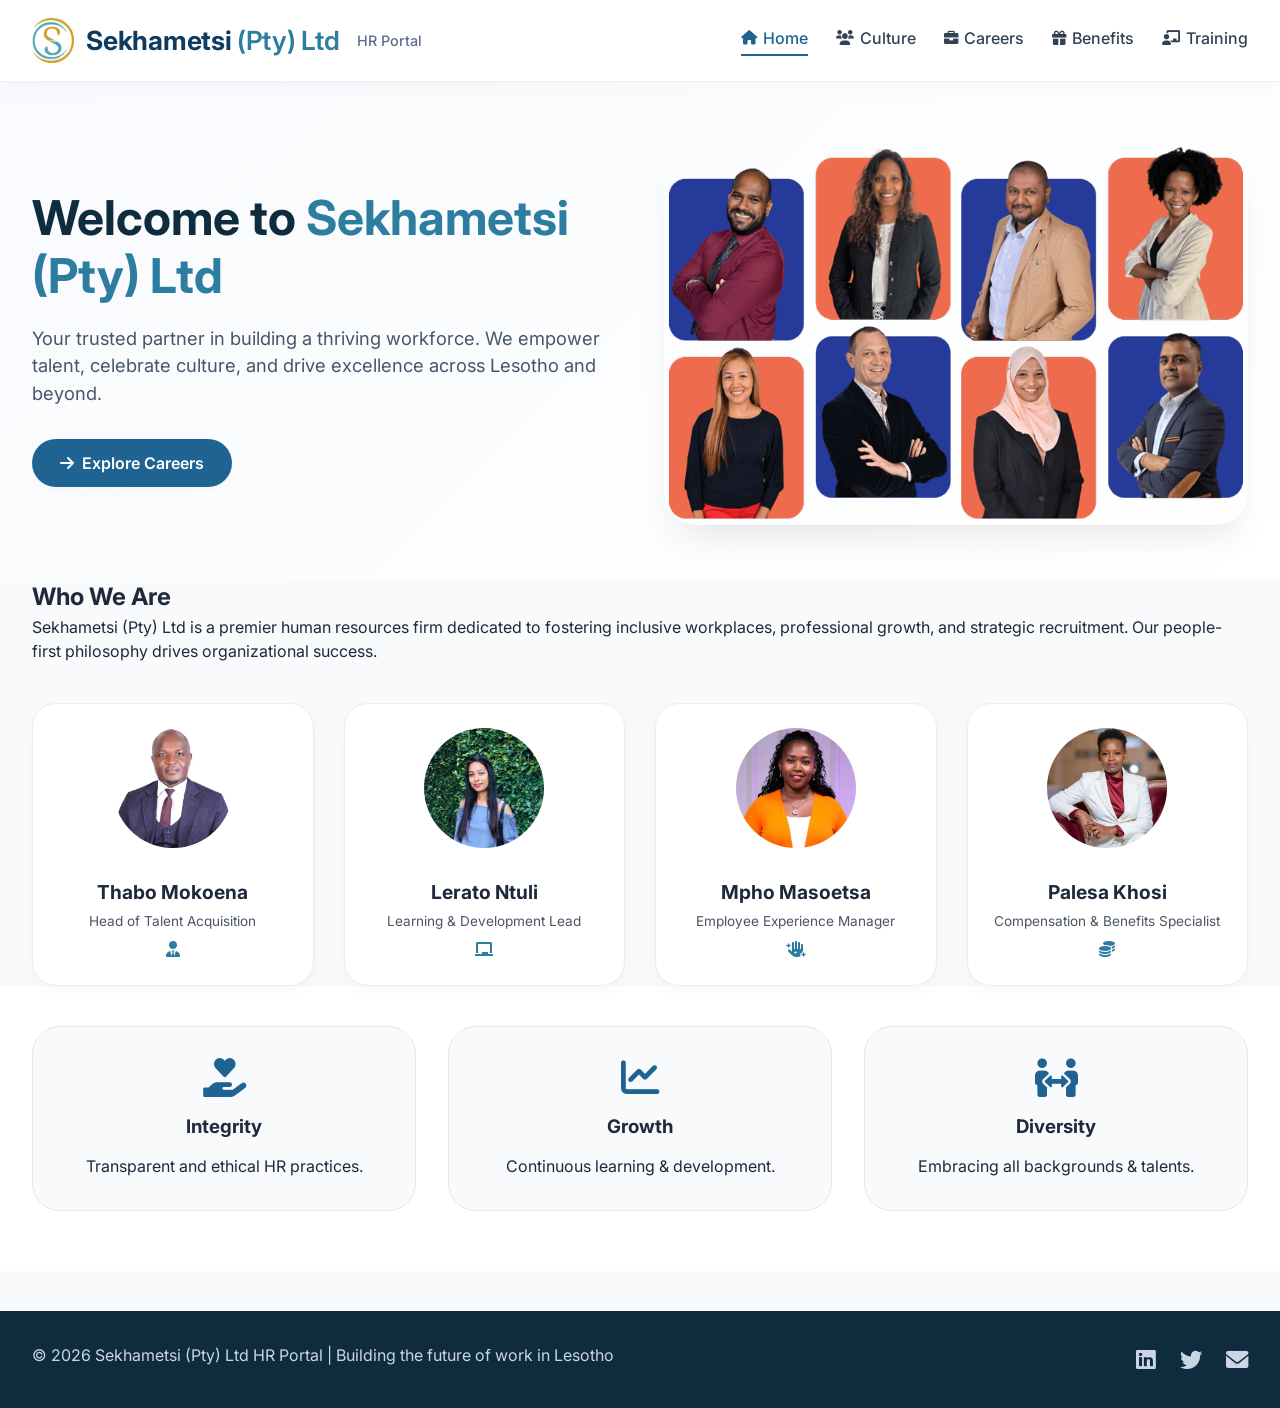
<file: index.html>
<!DOCTYPE html>
<html lang="en">
<head>
    <meta charset="UTF-8">
    <meta name="viewport" content="width=device-width, initial-scale=1.0, viewport-fit=cover">
    <title>Sekhametsi (Pty) Ltd | HR Portal Home</title>
    <link rel="stylesheet" href="style.css">
    <!-- Font Awesome 6 (free icons) -->
    <link rel="stylesheet" href="https://cdnjs.cloudflare.com/ajax/libs/font-awesome/6.0.0-beta3/css/all.min.css">
    <!-- Google Fonts: Poppins + Roboto for modern corporate style -->
    <link href="https://fonts.googleapis.com/css2?family=Inter:opsz,wght@14..32,300;14..32,400;14..32,600;14..32,700&family=Poppins:wght@300;400;500;600;700&display=swap" rel="stylesheet">
</head>
<body>
    <header class="site-header">
        <div class="container header-flex">
            <div class="logo">
                <img src="images/logo.png" alt="Sekhametsi (Pty) Ltd Logo" class="logo-img">
                <span class="logo-text">Sekhametsi <span class="logo-accent">(Pty) Ltd</span></span>
                <span class="logo-small">HR Portal</span>
            </div>
            <nav class="main-nav">
                <ul>
                    <li><a href="index.html" class="active"><i class="fas fa-home"></i> Home</a></li>
                    <li><a href="culture.html"><i class="fas fa-users"></i> Culture</a></li>
                    <li><a href="careers.html"><i class="fas fa-briefcase"></i> Careers</a></li>
                    <li><a href="benefits.html"><i class="fas fa-gift"></i> Benefits</a></li>
                    <li><a href="training.html"><i class="fas fa-chalkboard-user"></i> Training</a></li>
                </ul>
            </nav>
            <div class="mobile-menu-icon"><i class="fas fa-bars"></i></div>
        </div>
    </header>

    <main>
        <!-- Hero section with welcome & company intro -->
        <section class="hero">
            <div class="container hero-grid">
                <div class="hero-text">
                    <h1>Welcome to <span class="highlight">Sekhametsi (Pty) Ltd</span></h1>
                    <p>Your trusted partner in building a thriving workforce. We empower talent, celebrate culture, and drive excellence across Lesotho and beyond.</p>
                    <a href="careers.html" class="btn-primary"><i class="fas fa-arrow-right"></i> Explore Careers</a>
                </div>
                <div class="hero-img">
                    <img src="images/team-hero.png" alt="HR team meeting" onerror="this.src='https://placehold.co/600x400/2c3e50/ffffff?text=Team+Collaboration'">
                </div>
            </div>
        </section>

        <section class="company-intro">
            <div class="container">
                <div class="section-header">
                    <h2>Who We Are</h2>
                    <p>Sekhametsi (Pty) Ltd is a premier human resources firm dedicated to fostering inclusive workplaces, professional growth, and strategic recruitment. Our people-first philosophy drives organizational success.</p>
                </div>
                <div class="staff-grid">
                    <div class="staff-card">
                        <div class="staff-img"><img src="images/Thabo.jpg" alt="Thabo Mokoena"></div>
                        <h3>Thabo Mokoena</h3>
                        <p>Head of Talent Acquisition</p>
                        <i class="fas fa-user-tie"></i>
                    </div>
                    <div class="staff-card">
                        <div class="staff-img"><img src="images/Lerato.jpg" alt="Lerato Ntuli"></div>
                        <h3>Lerato Ntuli</h3>
                        <p>Learning & Development Lead</p>
                        <i class="fas fa-chalkboard"></i>
                    </div>
                    <div class="staff-card">
                        <div class="staff-img"><img src="images/Mpho.jpg" alt="Mpho Masoetsa"></div>
                        <h3>Mpho Masoetsa</h3>
                        <p>Employee Experience Manager</p>
                        <i class="fas fa-hand-sparkles"></i>
                    </div>
                    <div class="staff-card">
                        <div class="staff-img"><img src="images/Palesa.jpg" alt="Palesa Khosi"></div>
                        <h3>Palesa Khosi</h3>
                        <p>Compensation & Benefits Specialist</p>
                        <i class="fas fa-coins"></i>
                    </div>
                </div>
            </div>
        </section>

        <!-- Core values quick preview -->
        <section class="values-preview">
            <div class="container">
                <div class="values-grid">
                    <div class="value-item">
                        <i class="fas fa-hand-holding-heart"></i>
                        <h3>Integrity</h3>
                        <p>Transparent and ethical HR practices.</p>
                    </div>
                    <div class="value-item">
                        <i class="fas fa-chart-line"></i>
                        <h3>Growth</h3>
                        <p>Continuous learning & development.</p>
                    </div>
                    <div class="value-item">
                        <i class="fas fa-people-arrows"></i>
                        <h3>Diversity</h3>
                        <p>Embracing all backgrounds & talents.</p>
                    </div>
                </div>
            </div>
        </section>
    </main>

    <footer class="site-footer">
        <div class="container footer-flex">
            <div class="footer-copy">
                <p>&copy; 2026 Sekhametsi (Pty) Ltd HR Portal | Building the future of work in Lesotho</p>
            </div>
            <div class="footer-links">
                <a href="#"><i class="fab fa-linkedin"></i></a>
                <a href="#"><i class="fab fa-twitter"></i></a>
                <a href="#"><i class="fas fa-envelope"></i></a>
            </div>
        </div>
    </footer>
</body>
</html>
</file>
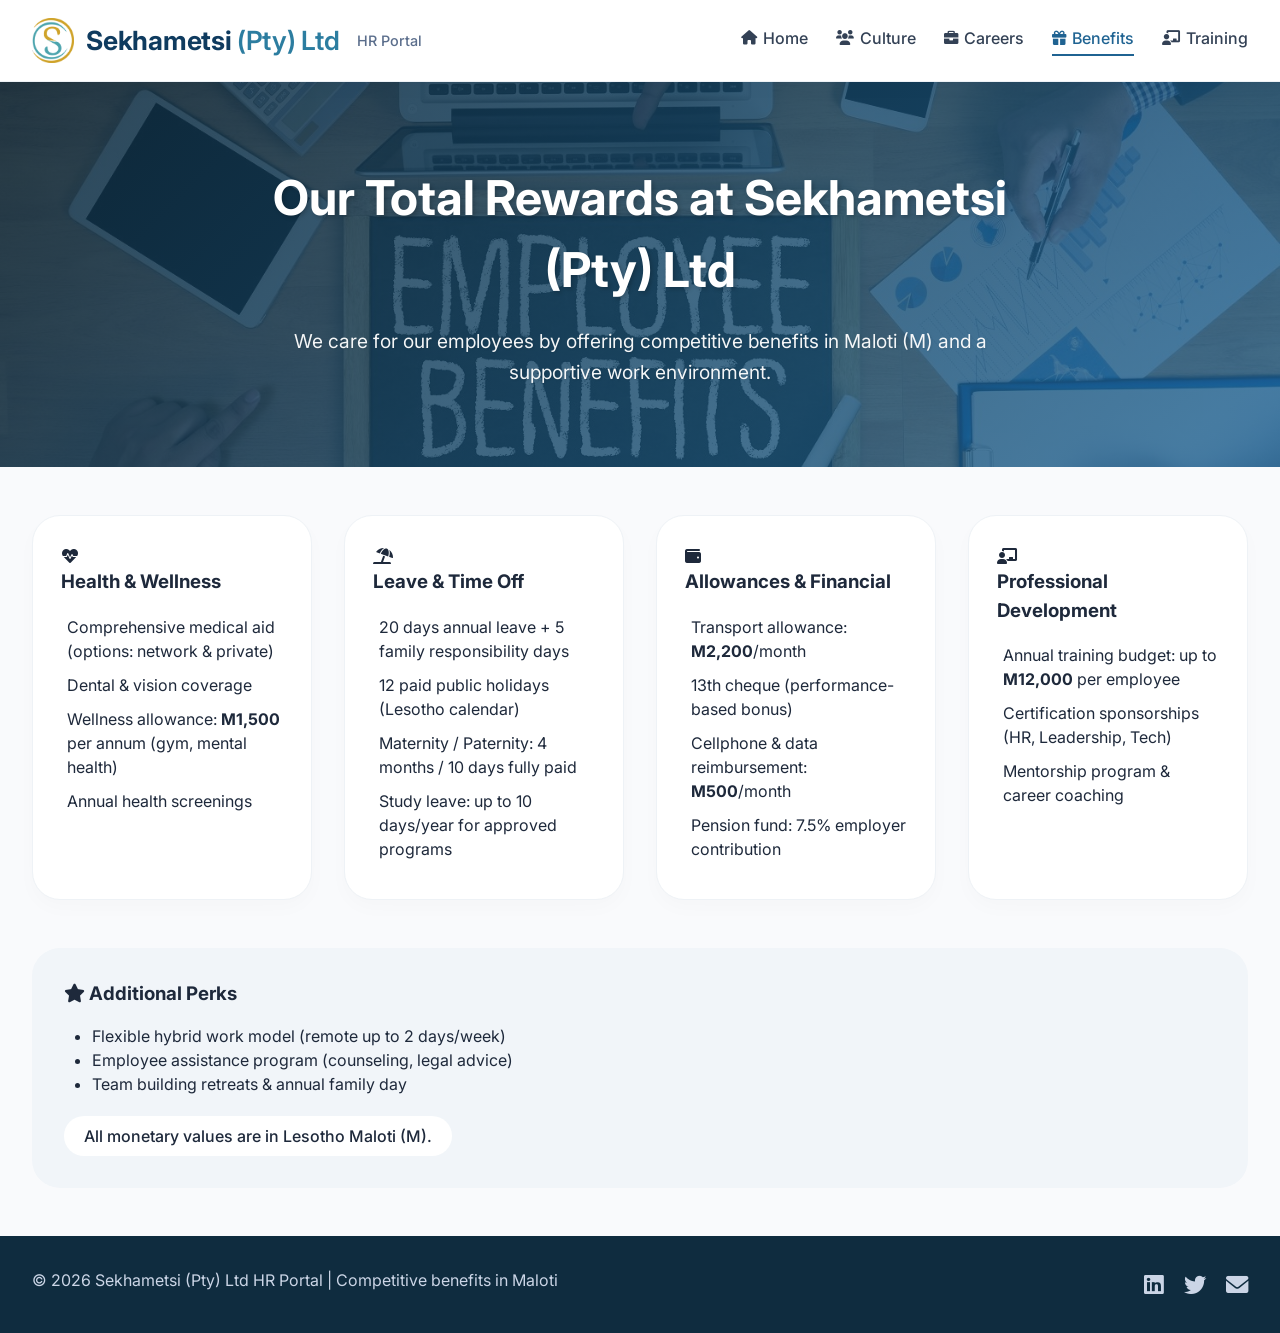
<file: benefits.html>
<!DOCTYPE html>
<html lang="en">
<head>
    <meta charset="UTF-8">
    <meta name="viewport" content="width=device-width, initial-scale=1.0">
    <title>Sekhametsi (Pty) Ltd | Employee Benefits</title>
    <link rel="stylesheet" href="style.css">
    <link rel="stylesheet" href="https://cdnjs.cloudflare.com/ajax/libs/font-awesome/6.0.0-beta3/css/all.min.css">
    <link href="https://fonts.googleapis.com/css2?family=Inter:opsz,wght@14..32,300;14..32,400;14..32,600;14..32,700&family=Poppins:wght@300;400;500;600;700&display=swap" rel="stylesheet">
</head>
<body>
    <header class="site-header">
        <div class="container header-flex">
            <div class="logo">
                <img src="images/logo.png" alt="Sekhametsi (Pty) Ltd Logo" class="logo-img">
                <span class="logo-text">Sekhametsi <span class="logo-accent">(Pty) Ltd</span></span>
                <span class="logo-small">HR Portal</span>
            </div>
            <nav class="main-nav">
                <ul>
                    <li><a href="index.html"><i class="fas fa-home"></i> Home</a></li>
                    <li><a href="culture.html"><i class="fas fa-users"></i> Culture</a></li>
                    <li><a href="careers.html"><i class="fas fa-briefcase"></i> Careers</a></li>
                    <li><a href="benefits.html" class="active"><i class="fas fa-gift"></i> Benefits</a></li>
                    <li><a href="training.html"><i class="fas fa-chalkboard-user"></i> Training</a></li>
                </ul>
            </nav>
        </div>
    </header>

    <main>
        <!-- Page Header with Background Image -->
        <section class="page-header benefits-header">
            <div class="header-overlay"></div>
            <div class="container header-content">
                <h1>Our Total Rewards at Sekhametsi (Pty) Ltd</h1>
                <p>We care for our employees by offering competitive benefits in Maloti (M) and a supportive work environment.</p>
            </div>
        </section>

        <section class="benefits-container">
            <div class="container">
                <div class="benefits-grid">
                    <div class="benefit-card">
                        <i class="fas fa-heartbeat"></i>
                        <h3>Health & Wellness</h3>
                        <ul class="benefits-list">
                            <li>Comprehensive medical aid (options: network & private)</li>
                            <li>Dental & vision coverage</li>
                            <li>Wellness allowance: <strong>M1,500</strong> per annum (gym, mental health)</li>
                            <li>Annual health screenings</li>
                        </ul>
                    </div>
                    <div class="benefit-card">
                        <i class="fas fa-umbrella-beach"></i>
                        <h3>Leave & Time Off</h3>
                        <ul class="benefits-list">
                            <li>20 days annual leave + 5 family responsibility days</li>
                            <li>12 paid public holidays (Lesotho calendar)</li>
                            <li>Maternity / Paternity: 4 months / 10 days fully paid</li>
                            <li>Study leave: up to 10 days/year for approved programs</li>
                        </ul>
                    </div>
                    <div class="benefit-card">
                        <i class="fas fa-wallet"></i>
                        <h3>Allowances & Financial</h3>
                        <ul class="benefits-list">
                            <li>Transport allowance: <strong>M2,200</strong>/month</li>
                            <li>13th cheque (performance-based bonus)</li>
                            <li>Cellphone & data reimbursement: <strong>M500</strong>/month</li>
                            <li>Pension fund: 7.5% employer contribution</li>
                        </ul>
                    </div>
                    <div class="benefit-card">
                        <i class="fas fa-chalkboard-user"></i>
                        <h3>Professional Development</h3>
                        <ul class="benefits-list">
                            <li>Annual training budget: up to <strong>M12,000</strong> per employee</li>
                            <li>Certification sponsorships (HR, Leadership, Tech)</li>
                            <li>Mentorship program & career coaching</li>
                        </ul>
                    </div>
                </div>
                <div class="extra-benefits">
                    <h3><i class="fas fa-star"></i> Additional Perks</h3>
                    <ul class="ordered-perks">
                        <li>Flexible hybrid work model (remote up to 2 days/week)</li>
                        <li>Employee assistance program (counseling, legal advice)</li>
                        <li>Team building retreats & annual family day</li>
                    </ul>
                    <p class="benefits-currency-note">All monetary values are in Lesotho Maloti (M).</p>
                </div>
            </div>
        </section>
    </main>

    <footer class="site-footer">
        <div class="container footer-flex">
            <div class="footer-copy"><p>&copy; 2026 Sekhametsi (Pty) Ltd HR Portal | Competitive benefits in Maloti</p></div>
            <div class="footer-links"><a href="#"><i class="fab fa-linkedin"></i></a><a href="#"><i class="fab fa-twitter"></i></a><a href="#"><i class="fas fa-envelope"></i></a></div>
        </div>
    </footer>
</body>
</html>
</file>
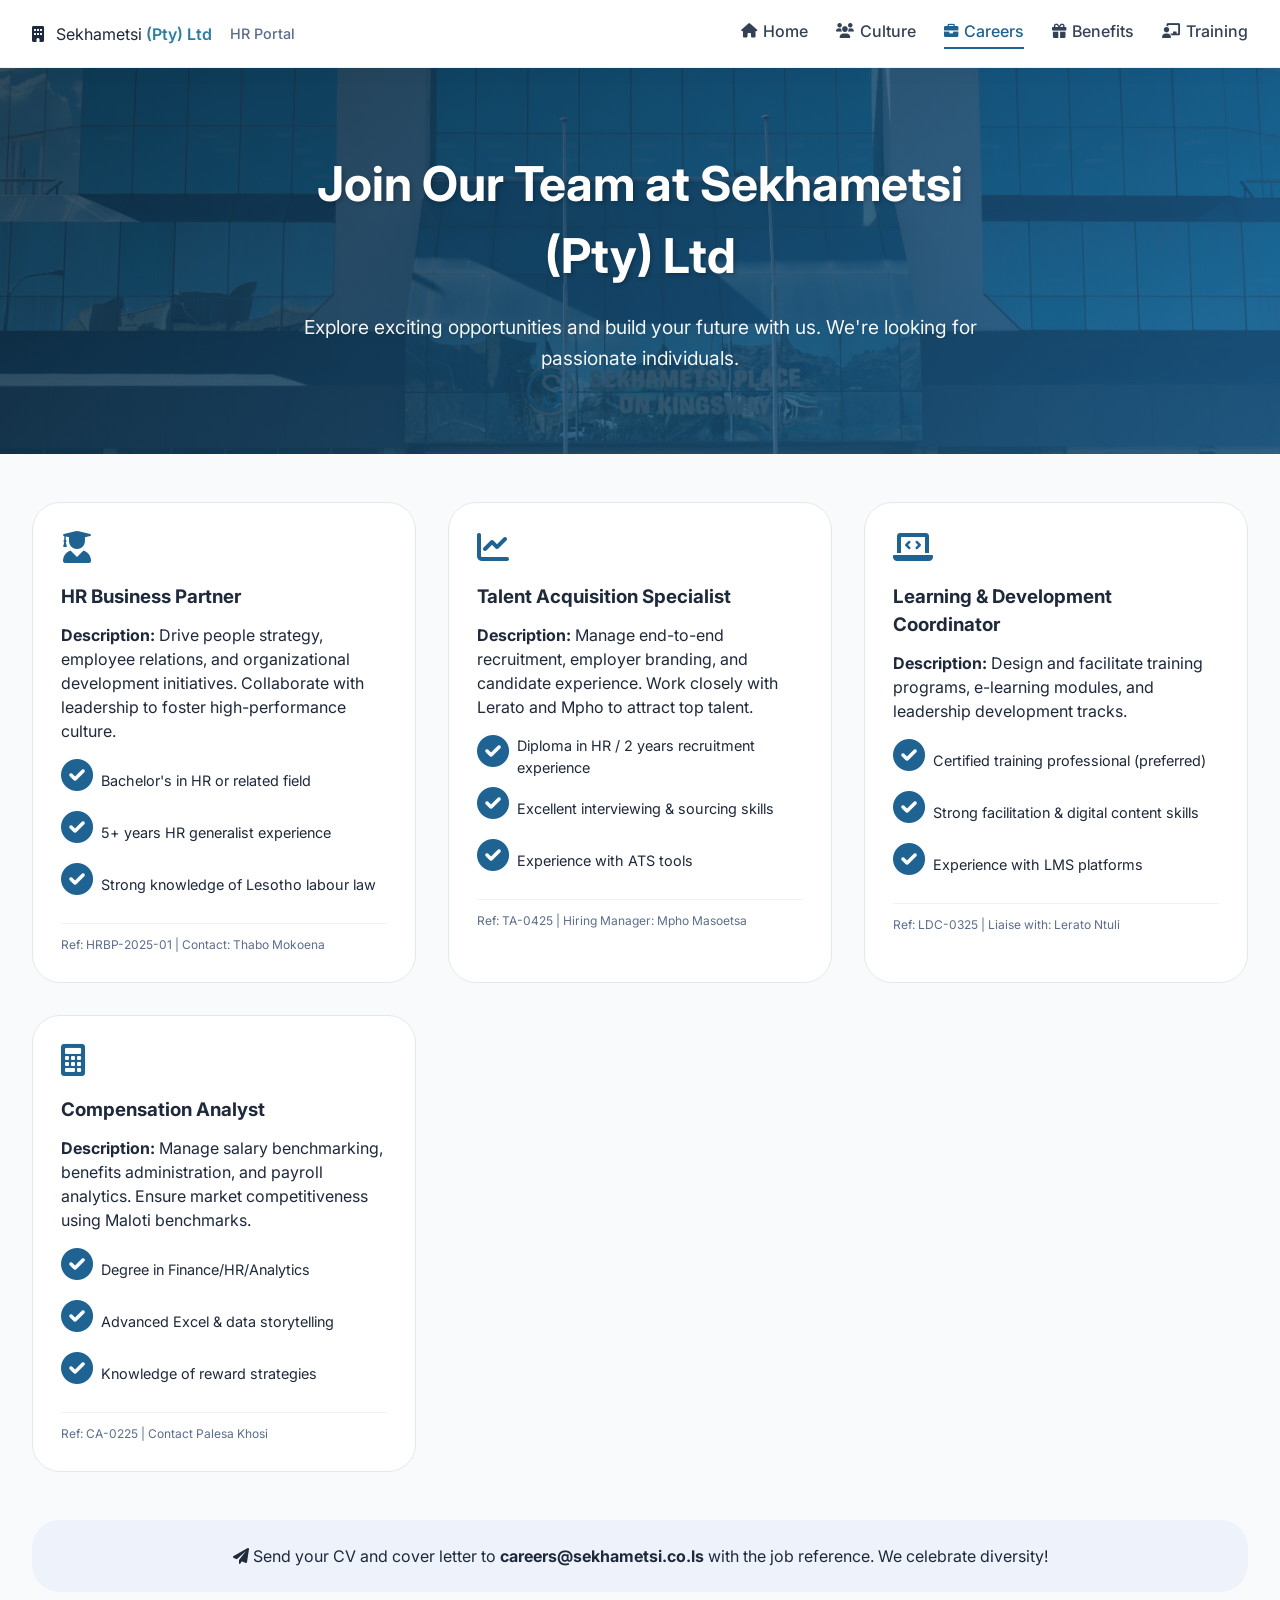
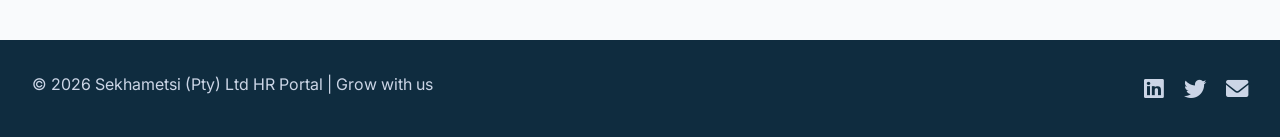
<file: careers.html>
<!DOCTYPE html>
<html lang="en">
<head>
    <meta charset="UTF-8">
    <meta name="viewport" content="width=device-width, initial-scale=1.0">
    <title>Sekhametsi (Pty) Ltd | Careers & Recruitment</title>
    <link rel="stylesheet" href="style.css">
    <link rel="stylesheet" href="https://cdnjs.cloudflare.com/ajax/libs/font-awesome/6.0.0-beta3/css/all.min.css">
    <link href="https://fonts.googleapis.com/css2?family=Inter:opsz,wght@14..32,300;14..32,400;14..32,600;14..32,700&family=Poppins:wght@300;400;500;600;700&display=swap" rel="stylesheet">
</head>
<body>
    <header class="site-header">
        <div class="container header-flex">
            <div class="logo"><i class="fas fa-building"></i> <span>Sekhametsi <span class="logo-accent">(Pty) Ltd</span></span><span class="logo-small">HR Portal</span></div>
            <nav class="main-nav">
                <ul>
                    <li><a href="index.html"><i class="fas fa-home"></i> Home</a></li>
                    <li><a href="culture.html"><i class="fas fa-users"></i> Culture</a></li>
                    <li><a href="careers.html" class="active"><i class="fas fa-briefcase"></i> Careers</a></li>
                    <li><a href="benefits.html"><i class="fas fa-gift"></i> Benefits</a></li>
                    <li><a href="training.html"><i class="fas fa-chalkboard-user"></i> Training</a></li>
                </ul>
            </nav>
        </div>
    </header>

    <main>
        <!-- Page Header with Background Image -->
        <section class="page-header careers-header">
            <div class="header-overlay"></div>
            <div class="container header-content">
                <h1>Join Our Team at Sekhametsi (Pty) Ltd</h1>
                <p>Explore exciting opportunities and build your future with us. We're looking for passionate individuals.</p>
            </div>
        </section>

        <section class="job-listings">
            <div class="container">
                <div class="jobs-grid">
                    <!-- Job 1 -->
                    <div class="job-card">
                        <i class="fas fa-user-graduate"></i>
                        <h3>HR Business Partner</h3>
                        <p><strong>Description:</strong> Drive people strategy, employee relations, and organizational development initiatives. Collaborate with leadership to foster high-performance culture.</p>
                        <ul class="requirements">
                            <li><i class="fas fa-check-circle"></i> Bachelor's in HR or related field</li>
                            <li><i class="fas fa-check-circle"></i> 5+ years HR generalist experience</li>
                            <li><i class="fas fa-check-circle"></i> Strong knowledge of Lesotho labour law</li>
                        </ul>
                        <span class="job-ref">Ref: HRBP-2025-01 | Contact: Thabo Mokoena</span>
                    </div>
                    <!-- Job 2 Sesotho name placeholder -->
                    <div class="job-card">
                        <i class="fas fa-chart-line"></i>
                        <h3>Talent Acquisition Specialist</h3>
                        <p><strong>Description:</strong> Manage end-to-end recruitment, employer branding, and candidate experience. Work closely with Lerato and Mpho to attract top talent.</p>
                        <ul class="requirements">
                            <li><i class="fas fa-check-circle"></i> Diploma in HR / 2 years recruitment experience</li>
                            <li><i class="fas fa-check-circle"></i> Excellent interviewing & sourcing skills</li>
                            <li><i class="fas fa-check-circle"></i> Experience with ATS tools</li>
                        </ul>
                        <span class="job-ref">Ref: TA-0425 | Hiring Manager: Mpho Masoetsa</span>
                    </div>
                    <!-- Job 3 -->
                    <div class="job-card">
                        <i class="fas fa-laptop-code"></i>
                        <h3>Learning & Development Coordinator</h3>
                        <p><strong>Description:</strong> Design and facilitate training programs, e-learning modules, and leadership development tracks.</p>
                        <ul class="requirements">
                            <li><i class="fas fa-check-circle"></i> Certified training professional (preferred)</li>
                            <li><i class="fas fa-check-circle"></i> Strong facilitation & digital content skills</li>
                            <li><i class="fas fa-check-circle"></i> Experience with LMS platforms</li>
                        </ul>
                        <span class="job-ref">Ref: LDC-0325 | Liaise with: Lerato Ntuli</span>
                    </div>
                    <div class="job-card">
                        <i class="fas fa-calculator"></i>
                        <h3>Compensation Analyst</h3>
                        <p><strong>Description:</strong> Manage salary benchmarking, benefits administration, and payroll analytics. Ensure market competitiveness using Maloti benchmarks.</p>
                        <ul class="requirements">
                            <li><i class="fas fa-check-circle"></i> Degree in Finance/HR/Analytics</li>
                            <li><i class="fas fa-check-circle"></i> Advanced Excel & data storytelling</li>
                            <li><i class="fas fa-check-circle"></i> Knowledge of reward strategies</li>
                        </ul>
                        <span class="job-ref">Ref: CA-0225 | Contact Palesa Khosi</span>
                    </div>
                </div>
                <div class="apply-note">
                    <i class="fas fa-paper-plane"></i> Send your CV and cover letter to <strong>careers@sekhametsi.co.ls</strong> with the job reference. We celebrate diversity!
                </div>
            </div>
        </section>
    </main>

    <footer class="site-footer">
        <div class="container footer-flex">
            <div class="footer-copy"><p>&copy; 2026 Sekhametsi (Pty) Ltd HR Portal | Grow with us</p></div>
            <div class="footer-links"><a href="#"><i class="fab fa-linkedin"></i></a><a href="#"><i class="fab fa-twitter"></i></a><a href="#"><i class="fas fa-envelope"></i></a></div>
        </div>
    </footer>
</body>
</html>
</file>
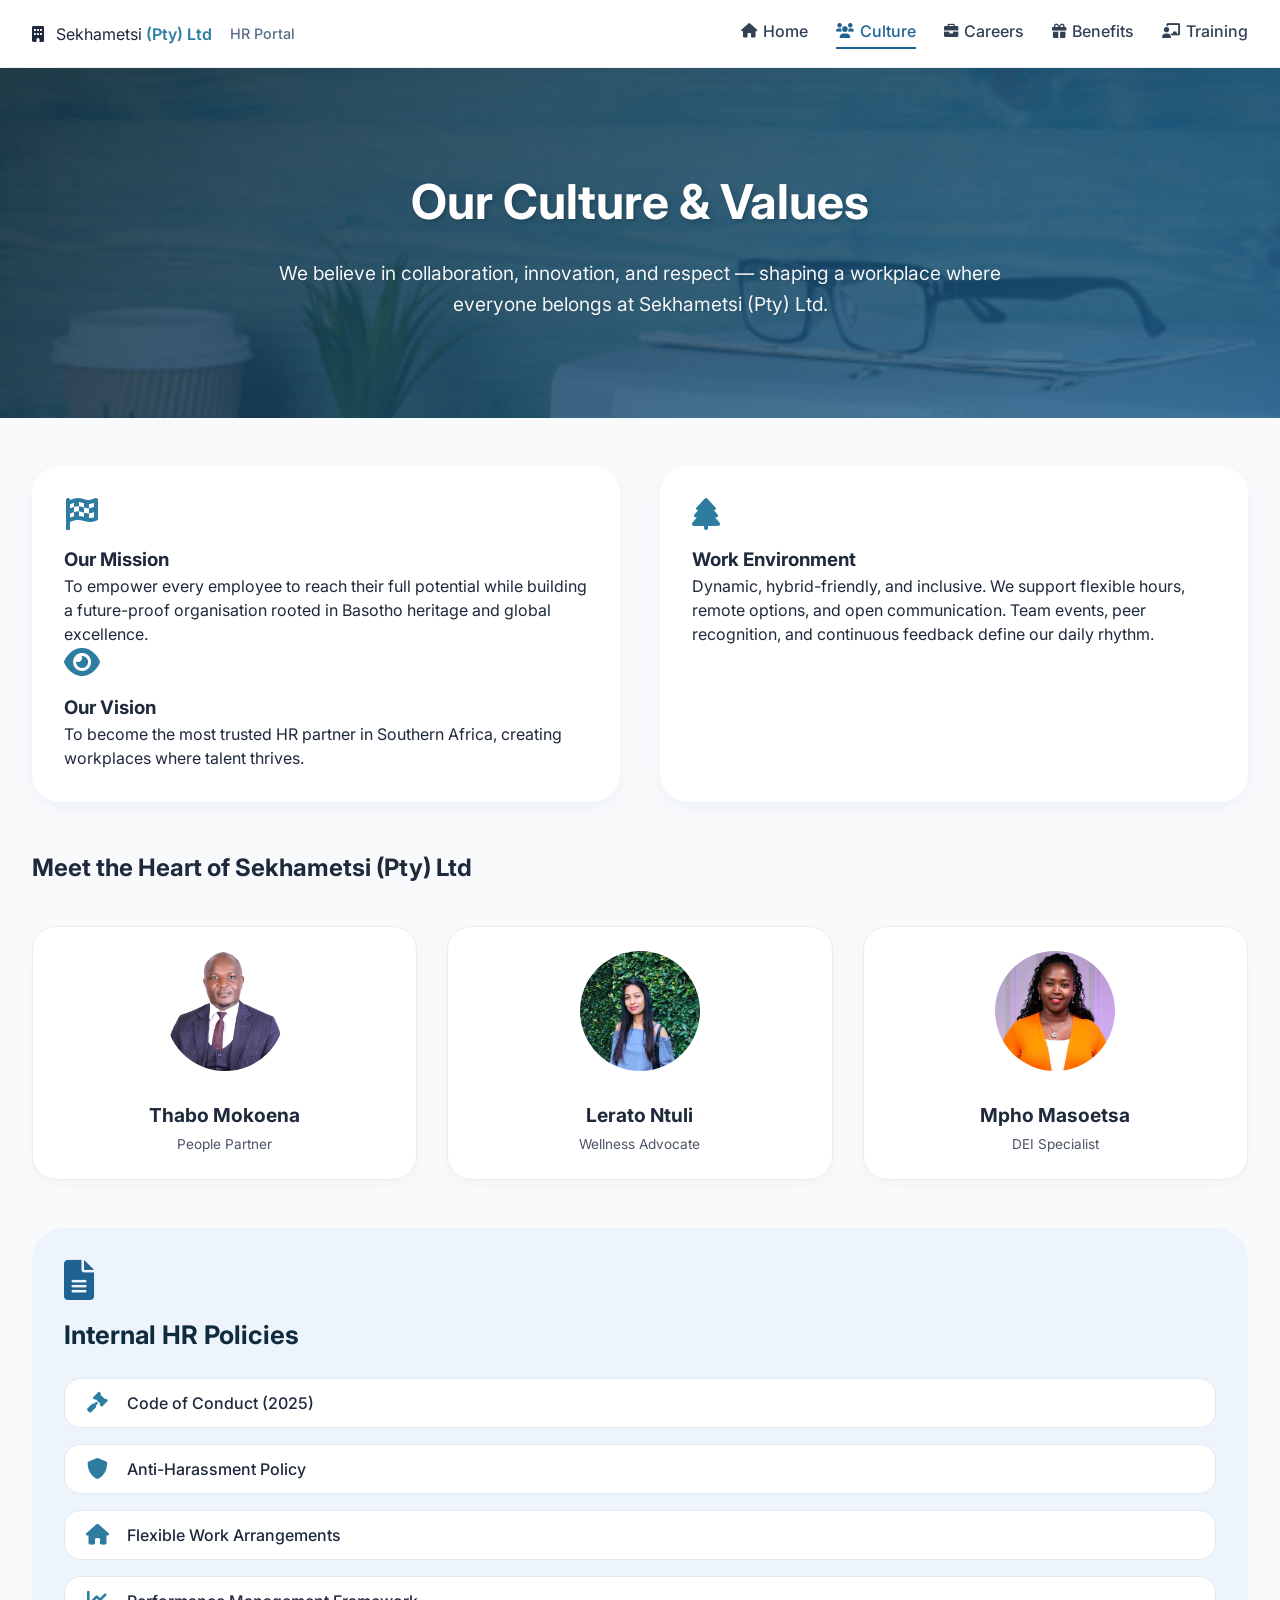
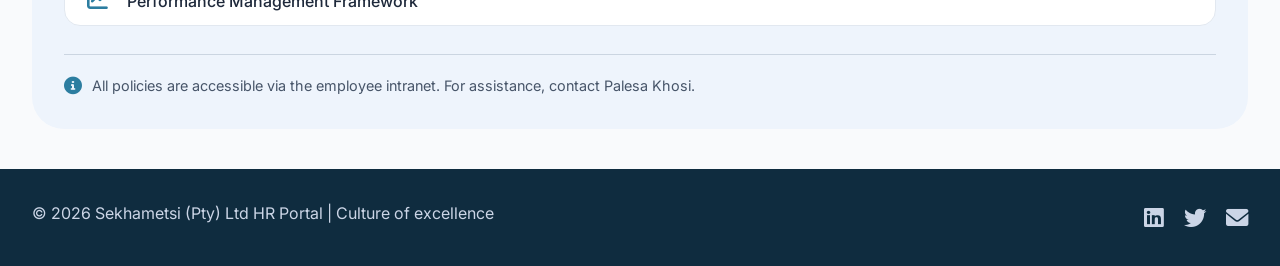
<file: culture.html>
<!DOCTYPE html>
<html lang="en">
<head>
    <meta charset="UTF-8">
    <meta name="viewport" content="width=device-width, initial-scale=1.0">
    <title>Sekhametsi (Pty) Ltd | Company Culture</title>
    <link rel="stylesheet" href="style.css">
    <link rel="stylesheet" href="https://cdnjs.cloudflare.com/ajax/libs/font-awesome/6.0.0-beta3/css/all.min.css">
    <link href="https://fonts.googleapis.com/css2?family=Inter:opsz,wght@14..32,300;14..32,400;14..32,600;14..32,700&family=Poppins:wght@300;400;500;600;700&display=swap" rel="stylesheet">
</head>
<body>
    <header class="site-header">
        <div class="container header-flex">
            <div class="logo"><i class="fas fa-building"></i> <span>Sekhametsi <span class="logo-accent">(Pty) Ltd</span></span><span class="logo-small">HR Portal</span></div>
            <nav class="main-nav">
                <ul>
                    <li><a href="index.html"><i class="fas fa-home"></i> Home</a></li>
                    <li><a href="culture.html" class="active"><i class="fas fa-users"></i> Culture</a></li>
                    <li><a href="careers.html"><i class="fas fa-briefcase"></i> Careers</a></li>
                    <li><a href="benefits.html"><i class="fas fa-gift"></i> Benefits</a></li>
                    <li><a href="training.html"><i class="fas fa-chalkboard-user"></i> Training</a></li>
                </ul>
            </nav>
        </div>
    </header>

    <main>
        <!-- Page Header with Background Image -->
        <section class="page-header culture-header">
            <div class="header-overlay"></div>
            <div class="container header-content">
                <h1>Our Culture & Values</h1>
                <p>We believe in collaboration, innovation, and respect — shaping a workplace where everyone belongs at Sekhametsi (Pty) Ltd.</p>
            </div>
        </section>

        <section class="culture-values">
            <div class="container">
                <div class="two-columns">
                    <div class="mission-box">
                        <i class="fas fa-flag-checkered"></i>
                        <h3>Our Mission</h3>
                        <p>To empower every employee to reach their full potential while building a future-proof organisation rooted in Basotho heritage and global excellence.</p>
                        <i class="fas fa-eye"></i>
                        <h3>Our Vision</h3>
                        <p>To become the most trusted HR partner in Southern Africa, creating workplaces where talent thrives.</p>
                    </div>
                    <div class="environment-box">
                        <i class="fas fa-tree"></i>
                        <h3>Work Environment</h3>
                        <p>Dynamic, hybrid-friendly, and inclusive. We support flexible hours, remote options, and open communication. Team events, peer recognition, and continuous feedback define our daily rhythm.</p>
                    </div>
                </div>
            </div>
        </section>

        <!-- Team/staff images with REAL Sesotho names -->
        <section class="team-culture">
            <div class="container">
                <h2>Meet the Heart of Sekhametsi (Pty) Ltd</h2>
                <div class="staff-grid">
                    <div class="staff-card">
                        <div class="staff-img"><img src="images/Thabo.jpg" alt="Thabo Mokoena"></div>
                        <h3>Thabo Mokoena</h3>
                        <p>People Partner</p>
                    </div>
                    <div class="staff-card">
                        <div class="staff-img"><img src="images/Lerato.jpg" alt="Lerato Ntuli"></div>
                        <h3>Lerato Ntuli</h3>
                        <p>Wellness Advocate</p>
                    </div>
                    <div class="staff-card">
                        <div class="staff-img"><img src="images/Mpho.jpg" alt="Mpho Masoetsa"></div>
                        <h3>Mpho Masoetsa</h3>
                        <p>DEI Specialist</p>
                    </div>
                </div>
                
                <!-- Internal HR Policies with REAL Font Awesome icons (no emoji stickers) -->
                <div class="internal-links-card">
                    <i class="fas fa-file-alt"></i>
                    <h3>Internal HR Policies</h3>
                    <ul class="policies-list">
                        <li>
                            <i class="fas fa-gavel"></i>
                            <a href="#">Code of Conduct (2025)</a>
                        </li>
                        <li>
                            <i class="fas fa-shield-alt"></i>
                            <a href="#">Anti-Harassment Policy</a>
                        </li>
                        <li>
                            <i class="fas fa-home"></i>
                            <a href="#">Flexible Work Arrangements</a>
                        </li>
                        <li>
                            <i class="fas fa-chart-line"></i>
                            <a href="#">Performance Management Framework</a>
                        </li>
                    </ul>
                    <p class="policy-note">
                        <i class="fas fa-info-circle"></i> 
                        All policies are accessible via the employee intranet. For assistance, contact Palesa Khosi.
                    </p>
                </div>
            </div>
        </section>
    </main>

    <footer class="site-footer">
        <div class="container footer-flex">
            <div class="footer-copy"><p>&copy; 2026 Sekhametsi (Pty) Ltd HR Portal | Culture of excellence</p></div>
            <div class="footer-links"><a href="#"><i class="fab fa-linkedin"></i></a><a href="#"><i class="fab fa-twitter"></i></a><a href="#"><i class="fas fa-envelope"></i></a></div>
        </div>
    </footer>
</body>
</html>
</file>
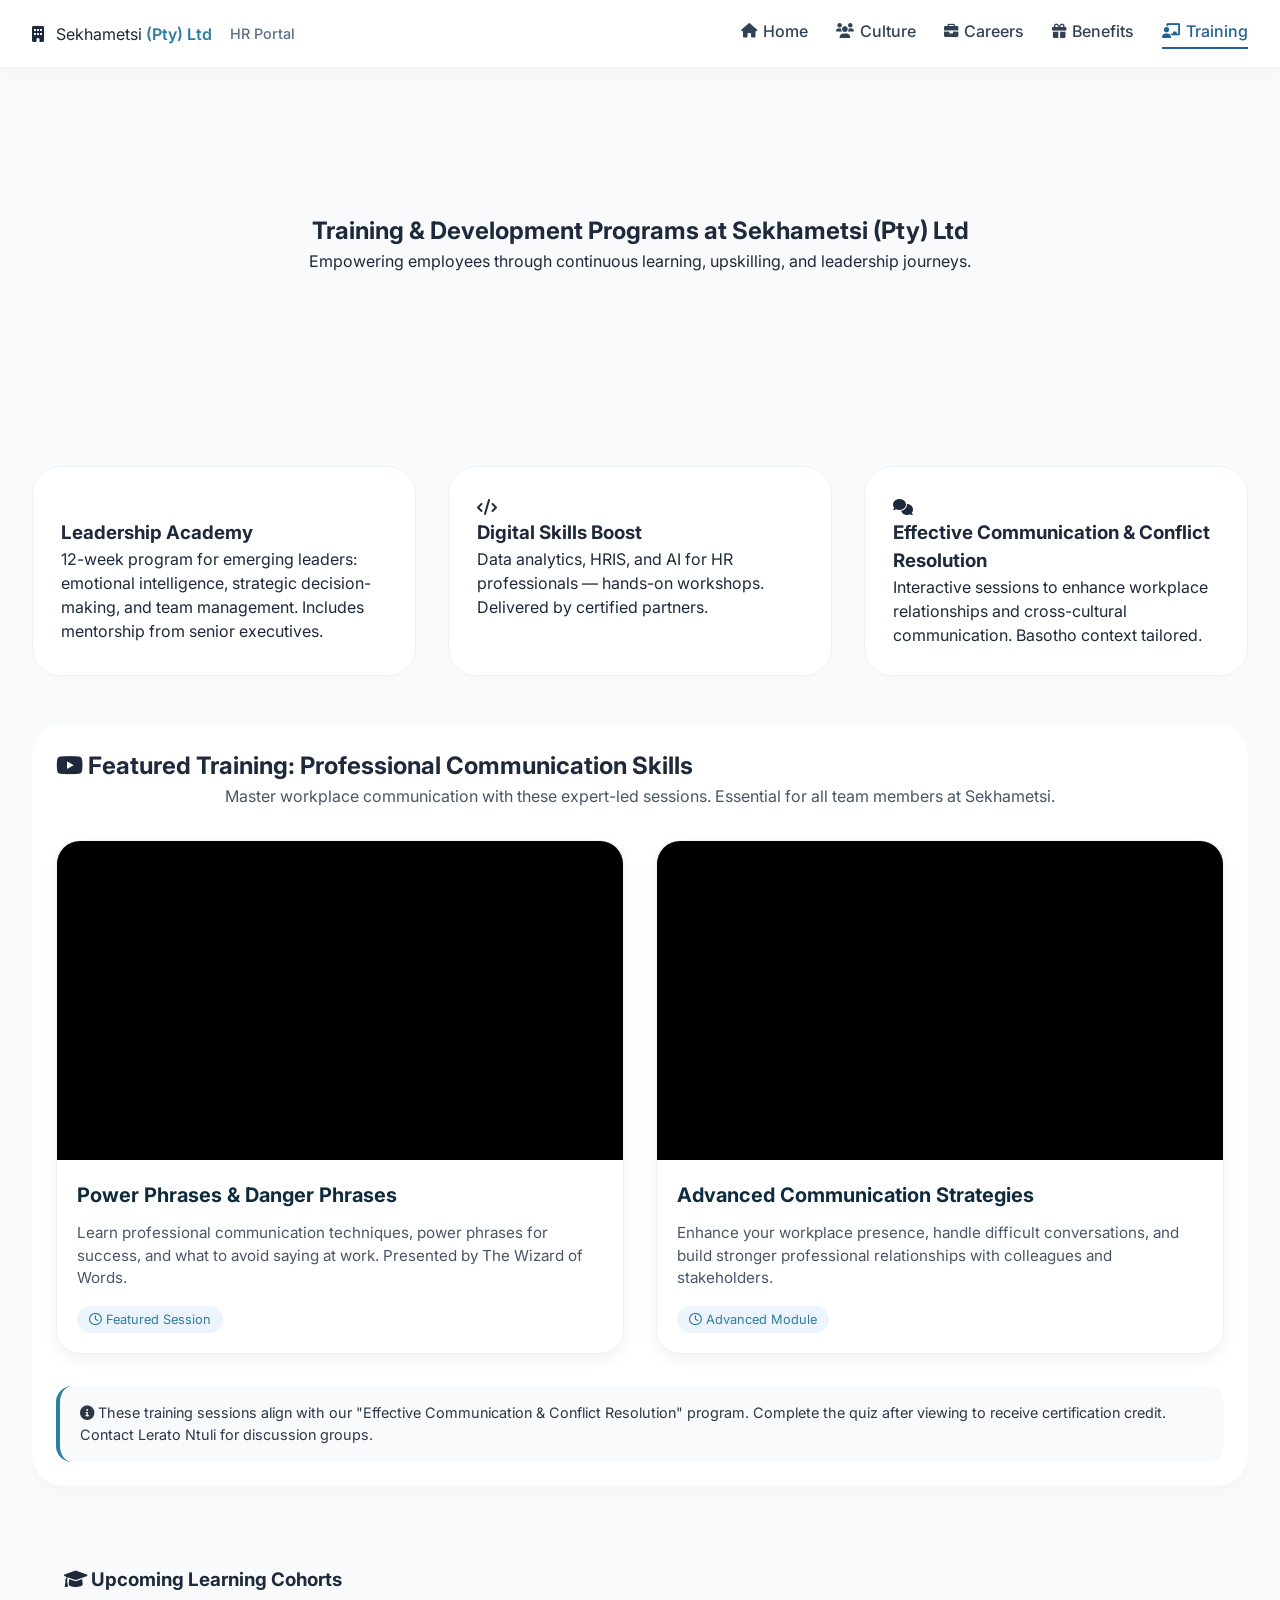
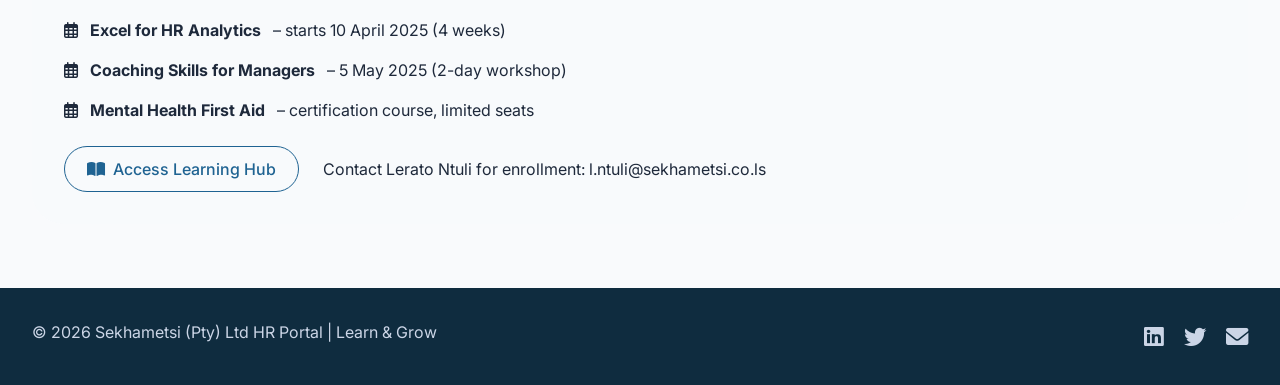
<file: training.html>
<!DOCTYPE html>
<html lang="en">
<head>
    <meta charset="UTF-8">
    <meta name="viewport" content="width=device-width, initial-scale=1.0">
    <title>Sekhametsi (Pty) Ltd | Training & Development</title>
    <link rel="stylesheet" href="style.css">
    <link rel="stylesheet" href="https://cdnjs.cloudflare.com/ajax/libs/font-awesome/6.0.0-beta3/css/all.min.css">
    <link href="https://fonts.googleapis.com/css2?family=Inter:opsz,wght@14..32,300;14..32,400;14..32,600;14..32,700&family=Poppins:wght@300;400;500;600;700&display=swap" rel="stylesheet">
</head>
<body>
    <header class="site-header">
        <div class="container header-flex">
            <div class="logo"><i class="fas fa-building"></i> <span>Sekhametsi <span class="logo-accent">(Pty) Ltd</span></span><span class="logo-small">HR Portal</span></div>
            <nav class="main-nav">
                <ul>
                    <li><a href="index.html"><i class="fas fa-home"></i> Home</a></li>
                    <li><a href="culture.html"><i class="fas fa-users"></i> Culture</a></li>
                    <li><a href="careers.html"><i class="fas fa-briefcase"></i> Careers</a></li>
                    <li><a href="benefits.html"><i class="fas fa-gift"></i> Benefits</a></li>
                    <li><a href="training.html" class="active"><i class="fas fa-chalkboard-user"></i> Training</a></li>
                </ul>
            </nav>
        </div>
    </header>

    <main>
        <section class="page-header">
            <div class="container">
                <h1>Training & Development Programs at Sekhametsi (Pty) Ltd</h1>
                <p>Empowering employees through continuous learning, upskilling, and leadership journeys.</p>
            </div>
        </section>

        <section class="training-programs">
            <div class="container">
                <div class="training-grid">
                    <div class="training-card">
                        <i class="fas fa-chart-simple"></i>
                        <h3>Leadership Academy</h3>
                        <p>12-week program for emerging leaders: emotional intelligence, strategic decision-making, and team management. Includes mentorship from senior executives.</p>
                    </div>
                    <div class="training-card">
                        <i class="fas fa-code"></i>
                        <h3>Digital Skills Boost</h3>
                        <p>Data analytics, HRIS, and AI for HR professionals — hands-on workshops. Delivered by certified partners.</p>
                    </div>
                    <div class="training-card">
                        <i class="fas fa-comments"></i>
                        <h3>Effective Communication & Conflict Resolution</h3>
                        <p>Interactive sessions to enhance workplace relationships and cross-cultural communication. Basotho context tailored.</p>
                    </div>
                </div>
                
                <!-- Embedded YouTube Videos: Communication Skills Training -->
                <div class="video-section">
                    <h2><i class="fab fa-youtube"></i> Featured Training: Professional Communication Skills</h2>
                    <p class="section-subtitle">Master workplace communication with these expert-led sessions. Essential for all team members at Sekhametsi.</p>
                    
                    <div class="videos-grid">
                        <!-- Video 1: How to improve communication skills in the workplace fast -->
                        <div class="video-card">
                            <div class="video-wrapper">
                                <iframe width="100%" height="315" 
                                    src="https://www.youtube.com/embed/lNaBWbpe2Dw" 
                                    title="How to improve communication skills in the workplace fast" 
                                    frameborder="0" 
                                    allow="accelerometer; autoplay; clipboard-write; encrypted-media; gyroscope; picture-in-picture; web-share" 
                                    referrerpolicy="strict-origin-when-cross-origin" 
                                    allowfullscreen>
                                </iframe>
                            </div>
                            <h3>Power Phrases & Danger Phrases</h3>
                            <p>Learn professional communication techniques, power phrases for success, and what to avoid saying at work. Presented by The Wizard of Words.</p>
                            <span class="video-duration"><i class="far fa-clock"></i> Featured Session</span>
                        </div>
                        
                        <!-- Video 2: Additional communication training -->
                        <div class="video-card">
                            <div class="video-wrapper">
                                <iframe width="100%" height="315" 
                                    src="https://www.youtube.com/embed/ps09Fv_BCrw" 
                                    title="Professional Communication Training" 
                                    frameborder="0" 
                                    allow="accelerometer; autoplay; clipboard-write; encrypted-media; gyroscope; picture-in-picture; web-share" 
                                    referrerpolicy="strict-origin-when-cross-origin" 
                                    allowfullscreen>
                                </iframe>
                            </div>
                            <h3>Advanced Communication Strategies</h3>
                            <p>Enhance your workplace presence, handle difficult conversations, and build stronger professional relationships with colleagues and stakeholders.</p>
                            <span class="video-duration"><i class="far fa-clock"></i> Advanced Module</span>
                        </div>
                    </div>
                    
                    <p class="video-caption"><i class="fas fa-info-circle"></i> These training sessions align with our "Effective Communication & Conflict Resolution" program. Complete the quiz after viewing to receive certification credit. Contact Lerato Ntuli for discussion groups.</p>
                </div>

                <div class="learning-sections">
                    <h3><i class="fas fa-graduation-cap"></i> Upcoming Learning Cohorts</h3>
                    <ul class="learning-list">
                        <li><i class="far fa-calendar-alt"></i> <strong>Excel for HR Analytics</strong> – starts 10 April 2025 (4 weeks)</li>
                        <li><i class="far fa-calendar-alt"></i> <strong>Coaching Skills for Managers</strong> – 5 May 2025 (2-day workshop)</li>
                        <li><i class="far fa-calendar-alt"></i> <strong>Mental Health First Aid</strong> – certification course, limited seats</li>
                    </ul>
                    <div class="cta-training">
                        <a href="#" class="btn-secondary"><i class="fas fa-book-open"></i> Access Learning Hub</a>
                        <span>Contact Lerato Ntuli for enrollment: l.ntuli@sekhametsi.co.ls</span>
                    </div>
                </div>
            </div>
        </section>
    </main>

    <footer class="site-footer">
        <div class="container footer-flex">
            <div class="footer-copy"><p>&copy; 2026 Sekhametsi (Pty) Ltd HR Portal | Learn & Grow</p></div>
            <div class="footer-links"><a href="#"><i class="fab fa-linkedin"></i></a><a href="#"><i class="fab fa-twitter"></i></a><a href="#"><i class="fas fa-envelope"></i></a></div>
        </div>
    </footer>
</body>
</html>
</file>
<file: style.css>
/* style.css - Modern HR Portal - Complete Updated Version */
* {
    margin: 0;
    padding: 0;
    box-sizing: border-box;
}

body {
    font-family: 'Inter', 'Poppins', sans-serif;
    background: #f9fafc;
    color: #1e293b;
    line-height: 1.5;
}

.container {
    max-width: 1280px;
    margin: 0 auto;
    padding: 0 32px;
}

/* Header & Navigation */
.site-header {
    background: #ffffff;
    box-shadow: 0 4px 20px rgba(0, 0, 0, 0.03);
    position: sticky;
    top: 0;
    z-index: 100;
    border-bottom: 1px solid #eef2f6;
}

.header-flex {
    display: flex;
    justify-content: space-between;
    align-items: center;
    flex-wrap: wrap;
    padding: 18px 32px;
}

/* Logo with Image Support */
.logo {
    display: flex;
    align-items: center;
    gap: 12px;
    flex-wrap: wrap;
}

.logo-img {
    height: 45px;
    width: auto;
    max-width: 120px;
    object-fit: contain;
}

.logo-text {
    font-size: 1.65rem;
    font-weight: 700;
    letter-spacing: -0.3px;
    color: #0f3b5f;
}

.logo-accent {
    color: #2c7da0;
    font-weight: 600;
}

.logo-small {
    font-size: 0.9rem;
    font-weight: 500;
    color: #5b6e8c;
    margin-left: 6px;
}

.main-nav ul {
    display: flex;
    gap: 28px;
    list-style: none;
}

.main-nav a {
    text-decoration: none;
    font-weight: 500;
    color: #334155;
    transition: 0.2s ease;
    font-size: 1rem;
    display: inline-flex;
    align-items: center;
    gap: 6px;
}

.main-nav a i {
    font-size: 0.9rem;
}

.main-nav a:hover, .main-nav a.active {
    color: #1f6392;
    border-bottom: 2px solid #1f6392;
    padding-bottom: 4px;
}

.mobile-menu-icon {
    display: none;
}

/* Buttons */
.btn-primary {
    background: #1f6392;
    color: white;
    border: none;
    padding: 12px 28px;
    border-radius: 40px;
    font-weight: 600;
    font-size: 1rem;
    cursor: pointer;
    transition: all 0.2s;
    text-decoration: none;
    display: inline-flex;
    align-items: center;
    gap: 8px;
    box-shadow: 0 4px 8px rgba(0,0,0,0.02);
}

.btn-primary:hover {
    background: #0c4b71;
    transform: translateY(-2px);
    box-shadow: 0 10px 20px -5px rgba(31,99,146,0.2);
}

.btn-secondary {
    background: transparent;
    border: 1.5px solid #1f6392;
    color: #1f6392;
    padding: 10px 22px;
    border-radius: 40px;
    font-weight: 500;
    text-decoration: none;
    transition: 0.2s;
    display: inline-flex;
    align-items: center;
    gap: 8px;
}

.btn-secondary:hover {
    background: #eef4fc;
    transform: translateY(-2px);
}

/* Hero Section */
.hero {
    padding: 64px 0 48px;
    background: linear-gradient(135deg, #f8fafd 0%, #ffffff 100%);
}

.hero-grid {
    display: grid;
    grid-template-columns: 1fr 1fr;
    gap: 48px;
    align-items: center;
}

.hero-text h1 {
    font-size: 3rem;
    font-weight: 700;
    line-height: 1.2;
    margin-bottom: 20px;
    color: #0f2c3f;
}

.highlight {
    color: #2c7da0;
}

.hero-text p {
    font-size: 1.15rem;
    color: #475569;
    margin-bottom: 32px;
}

.hero-img img {
    width: 100%;
    border-radius: 32px;
    box-shadow: 0 20px 35px -12px rgba(0,0,0,0.1);
    object-fit: cover;
    height: auto;
}

/* Staff Grid */
.staff-grid {
    display: flex;
    flex-wrap: wrap;
    gap: 30px;
    justify-content: center;
    margin-top: 40px;
}

.staff-card {
    background: white;
    border-radius: 24px;
    padding: 24px 20px;
    text-align: center;
    transition: all 0.25s;
    box-shadow: 0 5px 15px rgba(0,0,0,0.03);
    border: 1px solid #e9edf2;
    flex: 1 1 200px;
    min-width: 180px;
}

.staff-card:hover {
    transform: translateY(-8px);
    box-shadow: 0 20px 25px -12px rgba(0,0,0,0.08);
}

.staff-img img {
    width: 120px;
    height: 120px;
    border-radius: 50%;
    object-fit: cover;
    margin-bottom: 16px;
    background: #eef2ff;
}

.staff-card h3 {
    font-size: 1.2rem;
    margin: 8px 0 4px;
}

.staff-card p {
    color: #4b5563;
    font-size: 0.85rem;
}

.staff-card i {
    margin-top: 10px;
    color: #2c7da0;
}

/* Values preview */
.values-preview {
    padding: 40px 0 60px;
    background: #ffffff;
}

.values-grid {
    display: flex;
    gap: 32px;
    justify-content: center;
    flex-wrap: wrap;
}

.value-item {
    background: #f8fafc;
    border-radius: 28px;
    padding: 32px 24px;
    text-align: center;
    flex: 1;
    min-width: 220px;
    transition: 0.2s;
    border: 1px solid #e2e8f0;
}

.value-item i {
    font-size: 2.4rem;
    color: #1f6392;
    margin-bottom: 16px;
}

.value-item h3 {
    margin-bottom: 12px;
}

/* Page Header with Background Image - Shared Styles */
.page-header {
    position: relative;
    background-size: cover;
    background-position: center;
    background-repeat: no-repeat;
    min-height: 350px;
    display: flex;
    align-items: center;
    justify-content: center;
    text-align: center;
    padding: 80px 0;
    margin-bottom: 0;
    border-bottom: none;
}

/* Dark overlay for better text readability */
.page-header .header-overlay {
    position: absolute;
    top: 0;
    left: 0;
    width: 100%;
    height: 100%;
    background: linear-gradient(135deg, rgba(15, 44, 63, 0.85) 0%, rgba(31, 99, 146, 0.8) 100%);
    z-index: 1;
}

.page-header .header-content {
    position: relative;
    z-index: 2;
    color: white;
    max-width: 800px;
    margin: 0 auto;
}

.page-header .header-content h1 {
    font-size: 3rem;
    margin-bottom: 20px;
    color: white;
    text-shadow: 2px 2px 4px rgba(0,0,0,0.2);
}

.page-header .header-content p {
    font-size: 1.2rem;
    color: rgba(255,255,255,0.95);
    line-height: 1.6;
    text-shadow: 1px 1px 2px rgba(0,0,0,0.1);
}

/* Culture Page Specific Background */
.culture-header {
    background-image: url('images/culture-background.jpg');
    background-position: center 30%;
}

/* Careers Page Specific Background */
.careers-header {
    background-image: url('images/careers-background.jpg');
    background-position: center;
}

/* Benefits Page Specific Background */
.benefits-header {
    background-image: url('images/benefits-background.jpeg');
    background-position: center;
}

/* Two columns culture */
.two-columns {
    display: grid;
    grid-template-columns: repeat(2,1fr);
    gap: 40px;
    margin: 48px 0;
}

.mission-box, .environment-box {
    background: white;
    border-radius: 28px;
    padding: 32px;
    box-shadow: 0 6px 14px #eef2f6;
}

.mission-box i, .environment-box i {
    font-size: 2rem;
    color: #2c7da0;
    margin-bottom: 16px;
}

/* Internal HR Policies - Professional icon styles */
.internal-links-card {
    background: #eef4fc;
    border-radius: 32px;
    padding: 32px;
    margin: 48px 0 24px;
    transition: transform 0.2s, box-shadow 0.2s;
}

.internal-links-card:hover {
    transform: translateY(-4px);
    box-shadow: 0 15px 30px rgba(0,0,0,0.08);
}

.internal-links-card > i:first-child {
    font-size: 2.5rem;
    color: #1f6392;
    margin-bottom: 16px;
    display: inline-block;
}

.internal-links-card h3 {
    font-size: 1.6rem;
    margin-bottom: 24px;
    color: #0f2c3f;
    display: flex;
    align-items: center;
    gap: 12px;
}

.policies-list {
    list-style: none;
    margin: 0;
    padding: 0;
}

.policies-list li {
    margin: 16px 0;
    display: flex;
    align-items: center;
    gap: 14px;
    padding: 12px 16px;
    background: white;
    border-radius: 16px;
    transition: all 0.2s ease;
    border: 1px solid #e2e8f0;
}

.policies-list li:hover {
    background: #ffffff;
    border-color: #2c7da0;
    transform: translateX(8px);
    box-shadow: 0 4px 12px rgba(44,125,160,0.1);
}

.policies-list li i {
    font-size: 1.3rem;
    width: 32px;
    color: #2c7da0;
    text-align: center;
}

.policies-list li a {
    text-decoration: none;
    color: #1e293b;
    font-weight: 500;
    flex: 1;
    font-size: 1rem;
    transition: color 0.2s;
}

.policies-list li a:hover {
    color: #1f6392;
}

.policy-note {
    margin-top: 28px;
    padding-top: 20px;
    border-top: 1px solid #cbd5e1;
    font-size: 0.9rem;
    color: #475569;
    display: flex;
    align-items: center;
    gap: 10px;
}

.policy-note i {
    color: #2c7da0;
    font-size: 1.1rem;
}

/* Jobs Grid */
.jobs-grid {
    display: grid;
    grid-template-columns: repeat(auto-fit, minmax(320px, 1fr));
    gap: 32px;
    margin: 48px 0;
}

.job-card {
    background: white;
    border-radius: 28px;
    padding: 28px;
    border: 1px solid #e2e8f0;
    transition: all 0.2s;
}

.job-card:hover {
    transform: scale(1.01);
    box-shadow: 0 20px 30px -12px rgba(0,0,0,0.1);
}

.job-card i {
    font-size: 2rem;
    color: #1f6392;
    margin-bottom: 12px;
}

.job-card h3 {
    margin: 8px 0 12px;
}

.requirements {
    list-style: none;
    margin: 16px 0;
}

.requirements li {
    margin: 8px 0;
    font-size: 0.9rem;
    display: flex;
    align-items: center;
    gap: 8px;
}

.job-ref {
    font-size: 0.75rem;
    color: #5b6e8c;
    display: block;
    margin-top: 16px;
    border-top: 1px solid #edf2f7;
    padding-top: 12px;
}

.apply-note {
    background: #eef2fa;
    padding: 24px;
    border-radius: 28px;
    text-align: center;
    margin: 20px 0 48px;
}

/* Benefits page */
.benefits-grid {
    display: grid;
    grid-template-columns: repeat(auto-fit, minmax(280px,1fr));
    gap: 32px;
    margin: 48px 0;
}

.benefit-card {
    background: white;
    border-radius: 28px;
    padding: 28px;
    box-shadow: 0 8px 20px rgba(0,0,0,0.02);
    border: 1px solid #eef2f6;
}

.benefits-list {
    list-style: none;
    margin-top: 18px;
}

.benefits-list li {
    margin: 10px 0;
    padding-left: 6px;
}

.extra-benefits {
    background: #f1f5f9;
    border-radius: 28px;
    padding: 32px;
    margin: 24px 0 48px;
}

.ordered-perks {
    margin-left: 28px;
    margin-top: 16px;
}

.benefits-currency-note {
    margin-top: 20px;
    font-weight: 500;
    background: white;
    display: inline-block;
    padding: 8px 20px;
    border-radius: 40px;
}

/* Training page styles */
.training-grid {
    display: grid;
    grid-template-columns: repeat(auto-fit,minmax(280px,1fr));
    gap: 32px;
    margin: 48px 0;
}

.training-card {
    background: white;
    border-radius: 28px;
    padding: 28px;
    border: 1px solid #eef2f6;
}

/* Two-column video grid for training page */
.videos-grid {
    display: grid;
    grid-template-columns: repeat(auto-fit, minmax(400px, 1fr));
    gap: 32px;
    margin: 32px 0;
}

.video-card {
    background: #ffffff;
    border-radius: 24px;
    overflow: hidden;
    box-shadow: 0 5px 15px rgba(0,0,0,0.05);
    transition: transform 0.2s, box-shadow 0.2s;
    border: 1px solid #eef2f6;
}

.video-card:hover {
    transform: translateY(-4px);
    box-shadow: 0 15px 30px rgba(0,0,0,0.1);
}

.video-card .video-wrapper {
    position: relative;
    padding-bottom: 56.25%;
    height: 0;
    background: #000;
}

.video-card .video-wrapper iframe {
    position: absolute;
    top: 0;
    left: 0;
    width: 100%;
    height: 100%;
}

.video-card h3 {
    font-size: 1.25rem;
    margin: 20px 20px 12px;
    color: #0f2c3f;
}

.video-card p {
    margin: 0 20px 16px;
    color: #4a5568;
    font-size: 0.95rem;
    line-height: 1.5;
}

.video-duration {
    display: inline-block;
    margin: 0 20px 20px;
    font-size: 0.8rem;
    color: #2c7da0;
    background: #eef4fc;
    padding: 4px 12px;
    border-radius: 20px;
}

.section-subtitle {
    text-align: center;
    color: #4a5568;
    margin-bottom: 20px;
    font-size: 1rem;
}

.video-caption {
    background: #f8fafc;
    padding: 16px 20px;
    border-radius: 16px;
    margin-top: 24px;
    font-size: 0.9rem;
    color: #2d3748;
    border-left: 4px solid #2c7da0;
}

.video-section {
    margin: 48px 0;
    background: #ffffff;
    border-radius: 32px;
    padding: 24px;
    box-shadow: 0 8px 20px rgba(0,0,0,0.02);
}

.learning-sections {
    background: #f8fafc;
    border-radius: 32px;
    padding: 32px;
    margin: 32px 0 64px;
}

.learning-list {
    list-style: none;
    margin: 24px 0;
}

.learning-list li {
    margin: 16px 0;
    display: flex;
    gap: 12px;
    align-items: center;
}

.cta-training {
    display: flex;
    gap: 24px;
    align-items: center;
    flex-wrap: wrap;
    margin-top: 24px;
}

/* Footer */
.site-footer {
    background: #0f2c3f;
    color: #cbd5e6;
    padding: 32px 0;
    margin-top: 40px;
}

.footer-flex {
    display: flex;
    justify-content: space-between;
    flex-wrap: wrap;
    gap: 20px;
}

.footer-links a {
    color: #cbd5e6;
    margin-left: 20px;
    font-size: 1.4rem;
    transition: 0.2s;
}

.footer-links a:hover {
    color: white;
}

/* Responsive Design */
@media (max-width: 860px) {
    .hero-grid, .two-columns {
        grid-template-columns: 1fr;
    }
    
    .main-nav ul {
        gap: 18px;
        flex-wrap: wrap;
        justify-content: center;
    }
    
    .header-flex {
        flex-direction: column;
        gap: 16px;
    }
    
    .hero-text h1 {
        font-size: 2.2rem;
    }
    
    .videos-grid {
        grid-template-columns: 1fr;
        gap: 24px;
    }
    
    /* Responsive page headers */
    .page-header {
        min-height: 280px;
        padding: 60px 20px;
    }
    
    .page-header .header-content h1 {
        font-size: 2rem;
    }
    
    .page-header .header-content p {
        font-size: 1rem;
    }
    
    /* Logo responsive */
    .logo {
        justify-content: center;
        gap: 8px;
    }
    
    .logo-img {
        height: 38px;
    }
    
    .logo-text {
        font-size: 1.3rem;
    }
    
    .logo-small {
        font-size: 0.75rem;
    }
}

@media (max-width: 550px) {
    .container {
        padding: 0 20px;
    }
    
    .staff-card {
        min-width: 150px;
    }
    
    .policies-list li {
        flex-wrap: wrap;
        gap: 10px;
    }
    
    .policies-list li i {
        width: 28px;
    }
    
    .internal-links-card h3 {
        font-size: 1.3rem;
    }
    
    /* Responsive page headers for mobile */
    .page-header {
        min-height: 240px;
        padding: 40px 20px;
    }
    
    .page-header .header-content h1 {
        font-size: 1.6rem;
    }
    
    /* Logo mobile */
    .logo-img {
        height: 32px;
    }
    
    .logo-text {
        font-size: 1.1rem;
    }
}
</file>
